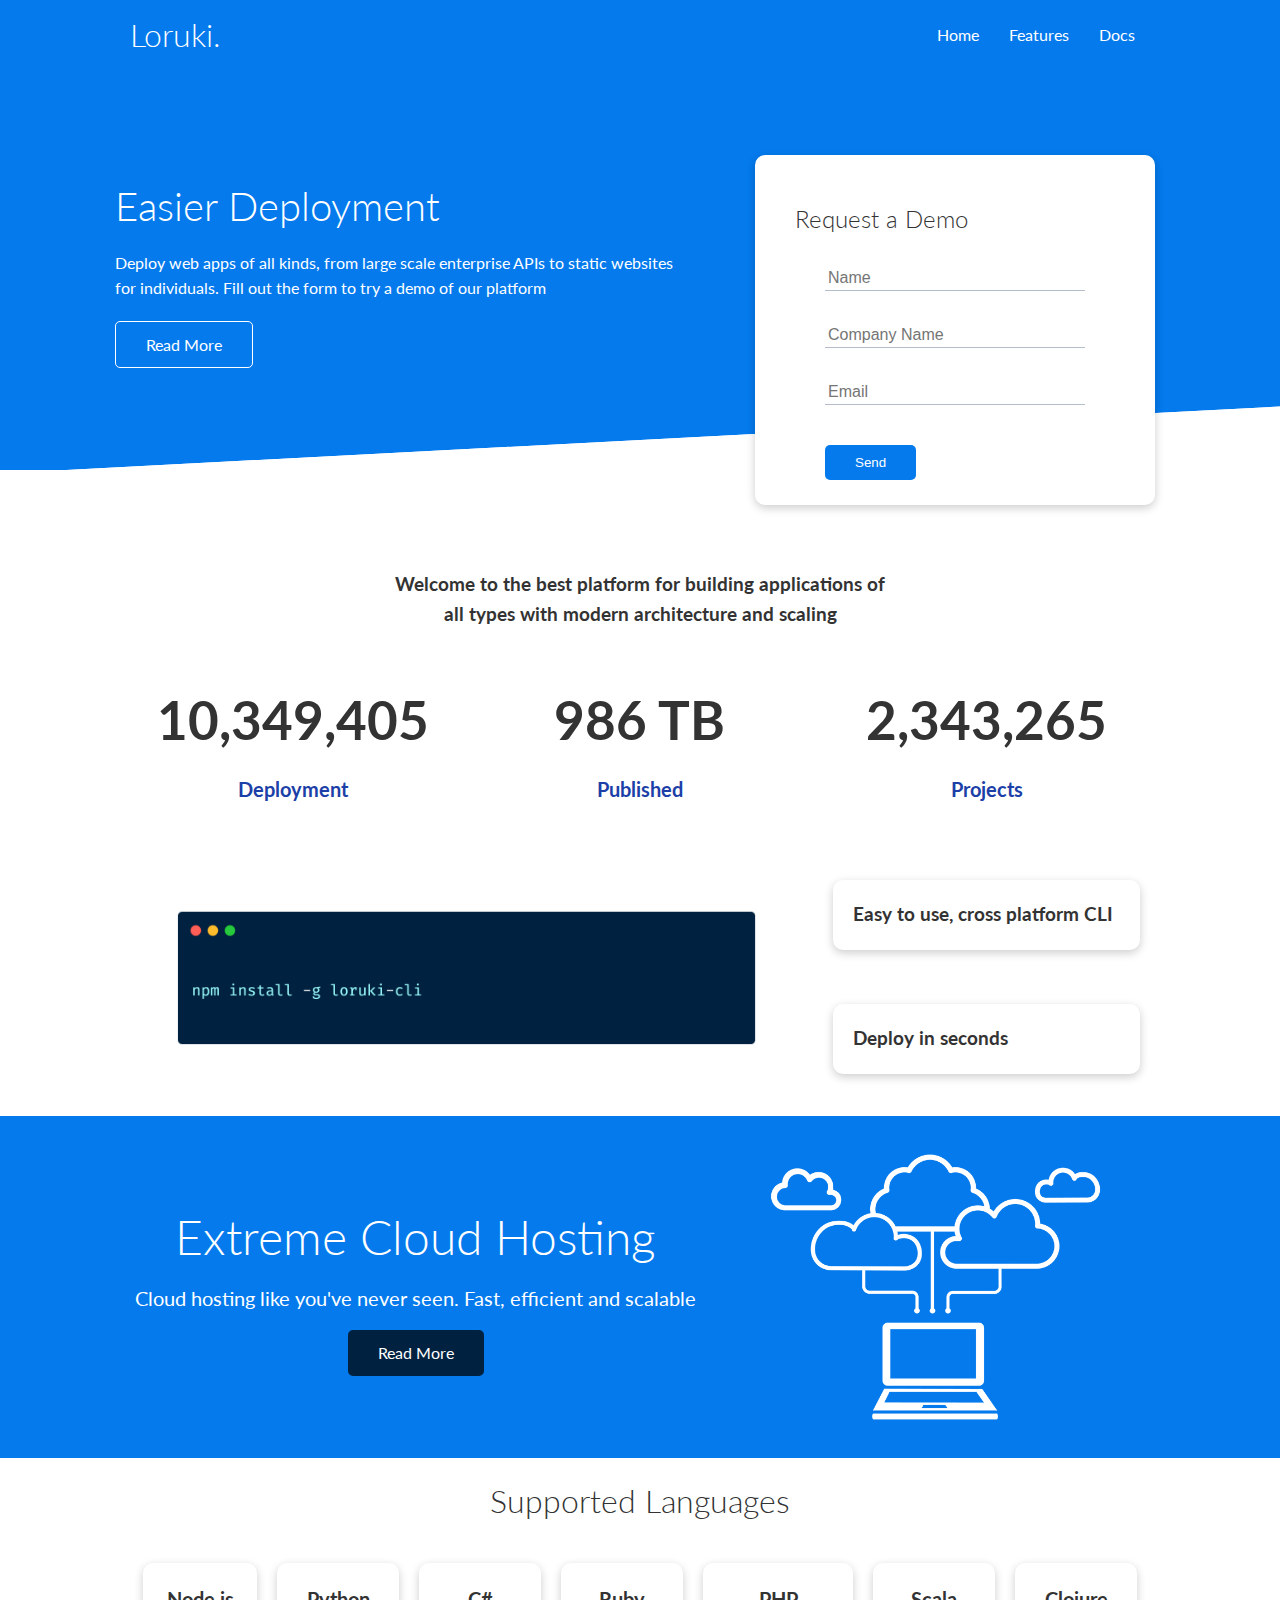
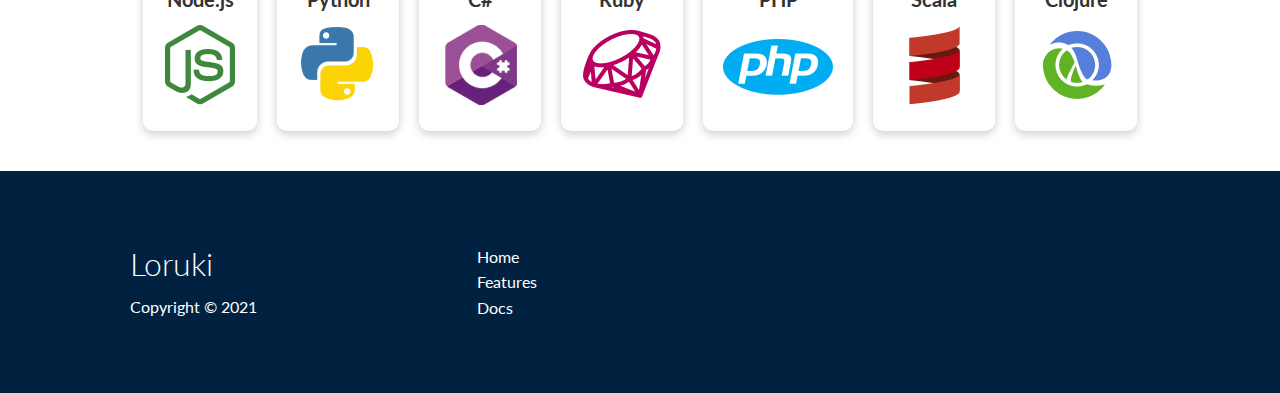
<file: index.html>
<!DOCTYPE html>
<html lang="en">
  <head>
    <meta charset="UTF-8" />
    <meta http-equiv="X-UA-Compatible" content="IE=edge" />
    <meta name="viewport" content="width=device-width, initial-scale=1.0" />
    <link
      rel="stylesheet"
      href="https://cdnjs.cloudflare.com/ajax/libs/font-awesome/6.0.0-beta3/css/all.min.css"
      integrity="sha512-Fo3rlrZj/k7ujTnHg4CGR2D7kSs0v4LLanw2qksYuRlEzO+tcaEPQogQ0KaoGN26/zrn20ImR1DfuLWnOo7aBA=="
      crossorigin="anonymous"
      referrerpolicy="no-referrer"
    />
    <link rel="stylesheet" href="css/utilities.css" />
    <link rel="stylesheet" href="css/style.css" />

    <title>Loruki | Cloud Hosting for Everyone</title>
  </head>
  <body>
    <!-- Navbar -->
    <div class="navbar">
      <div class="container flex">
        <h1 class="logo">Loruki.</h1>
        <nav>
          <ul>
            <li><a href="index.html">Home</a></li>
            <li><a href="features.html">Features</a></li>
            <li><a href="docs.html">Docs</a></li>
          </ul>
        </nav>
      </div>
    </div>

    <!-- Showcase -->
    <section class="showcase">
      <div class="container grid">
        <div class="showcase-text">
          <h1>Easier Deployment</h1>
          <p>
            Deploy web apps of all kinds, from large scale enterprise APIs to
            static websites for individuals. Fill out the form to try a demo of
            our platform
          </p>
          <a href="features.html" class="btn btn-outline">Read More</a>
        </div>

        <div class="showcase-form card">
          <h2>Request a Demo</h2>
          <form>
            <div class="form-control">
              <input type="text" name="name" placeholder="Name" required />
            </div>
            <div class="form-control">
              <input
                type="text"
                name="Company Name"
                placeholder="Company Name"
                required
              />
            </div>
            <div class="form-control">
              <input type="email" name="email" placeholder="Email" required />
            </div>
            <div>
              <input type="submit" value="Send" class="btn btn-primary" />
            </div>
          </form>
        </div>
      </div>
    </section>

    <!-- Stats -->
    <section class="stats">
      <div class="container">
        <h3 class="stats-heading text-center my-1">
          Welcome to the best platform for building applications of all types
          with modern architecture and scaling
        </h3>

        <div class="grid grid-3 text-center my-4">
          <div>
            <i class="fas fa-server fa-3x"></i>
            <h3>10,349,405</h3>
            <p class="text-secondary">Deployment</p>
          </div>
          <div>
            <i class="fas fa-upload fa-3x"></i>
            <h3>986 TB</h3>
            <p class="text-secondary">Published</p>
          </div>
          <div>
            <i class="fas fa-project-diagram fa-3x"></i>
            <h3>2,343,265</h3>
            <p class="text-secondary">Projects</p>
          </div>
        </div>
      </div>
    </section>

    <!-- CLI -->
    <section class="cli">
      <div class="container grid">
        <img src="images/cli.png" alt="" />
        <div class="card">
          <h3>Easy to use, cross platform CLI</h3>
        </div>
        <div class="card">
          <h3>Deploy in seconds</h3>
        </div>
      </div>
    </section>

    <!-- Cloud -->
    <section class="cloud bg-primary my-2 py-2">
      <div class="container grid">
        <div class="text-center">
          <h2 class="lg">Extreme Cloud Hosting</h2>
          <p class="lead my-1">
            Cloud hosting like you've never seen. Fast, efficient and scalable
          </p>
          <a href="features.html" class="btn btn-dark">Read More</a>
        </div>
        <img src="images/cloud.png" alt="" />
      </div>
    </section>

    <section class="languages">
      <h2 class="text-center md my-2">Supported Languages</h2>
      <div class="container flex">
        <div class="card">
          <h4>Node.js</h4>
          <img src="images/logos/node.png" alt="" />
        </div>
        <div class="card">
          <h4>Python</h4>
          <img src="images/logos/python.png" alt="" />
        </div>
        <div class="card">
          <h4>C#</h4>
          <img src="images/logos/csharp.png" alt="" />
        </div>
        <div class="card">
          <h4>Ruby</h4>
          <img src="images/logos/ruby.png" alt="" />
        </div>
        <div class="card">
          <h4>PHP</h4>
          <img src="images/logos/php.png" alt="" />
        </div>
        <div class="card">
          <h4>Scala</h4>
          <img src="images/logos/scala.png" alt="" />
        </div>
        <div class="card">
          <h4>Clojure</h4>
          <img src="images/logos/clojure.png" alt="" />
        </div>
      </div>
    </section>

    <footer class="bg-dark py-5">
      <div class="container grid grid-3">
        <div>
          <h1>Loruki</h1>
          <p>Copyright &copy; 2021</p>
        </div>

        <nav>
          <ul>
            <li><a href="index.html">Home</a></li>
            <li><a href="features.html">Features</a></li>
            <li><a href="docs.html">Docs</a></li>
          </ul>
        </nav>

        <div class="social">
          <a href="#"><i class="fab fa-github fa-2x"></i></a>
          <a href="#"><i class="fab fa-facebook fa-2x"></i></a>
          <a href="#"><i class="fab fa-twitter fa-2x"></i></a>
          <a href="#"><i class="fab fa-instagram fa-2x"></i></a>
        </div>
      </div>
    </footer>
  </body>
</html>
</file>
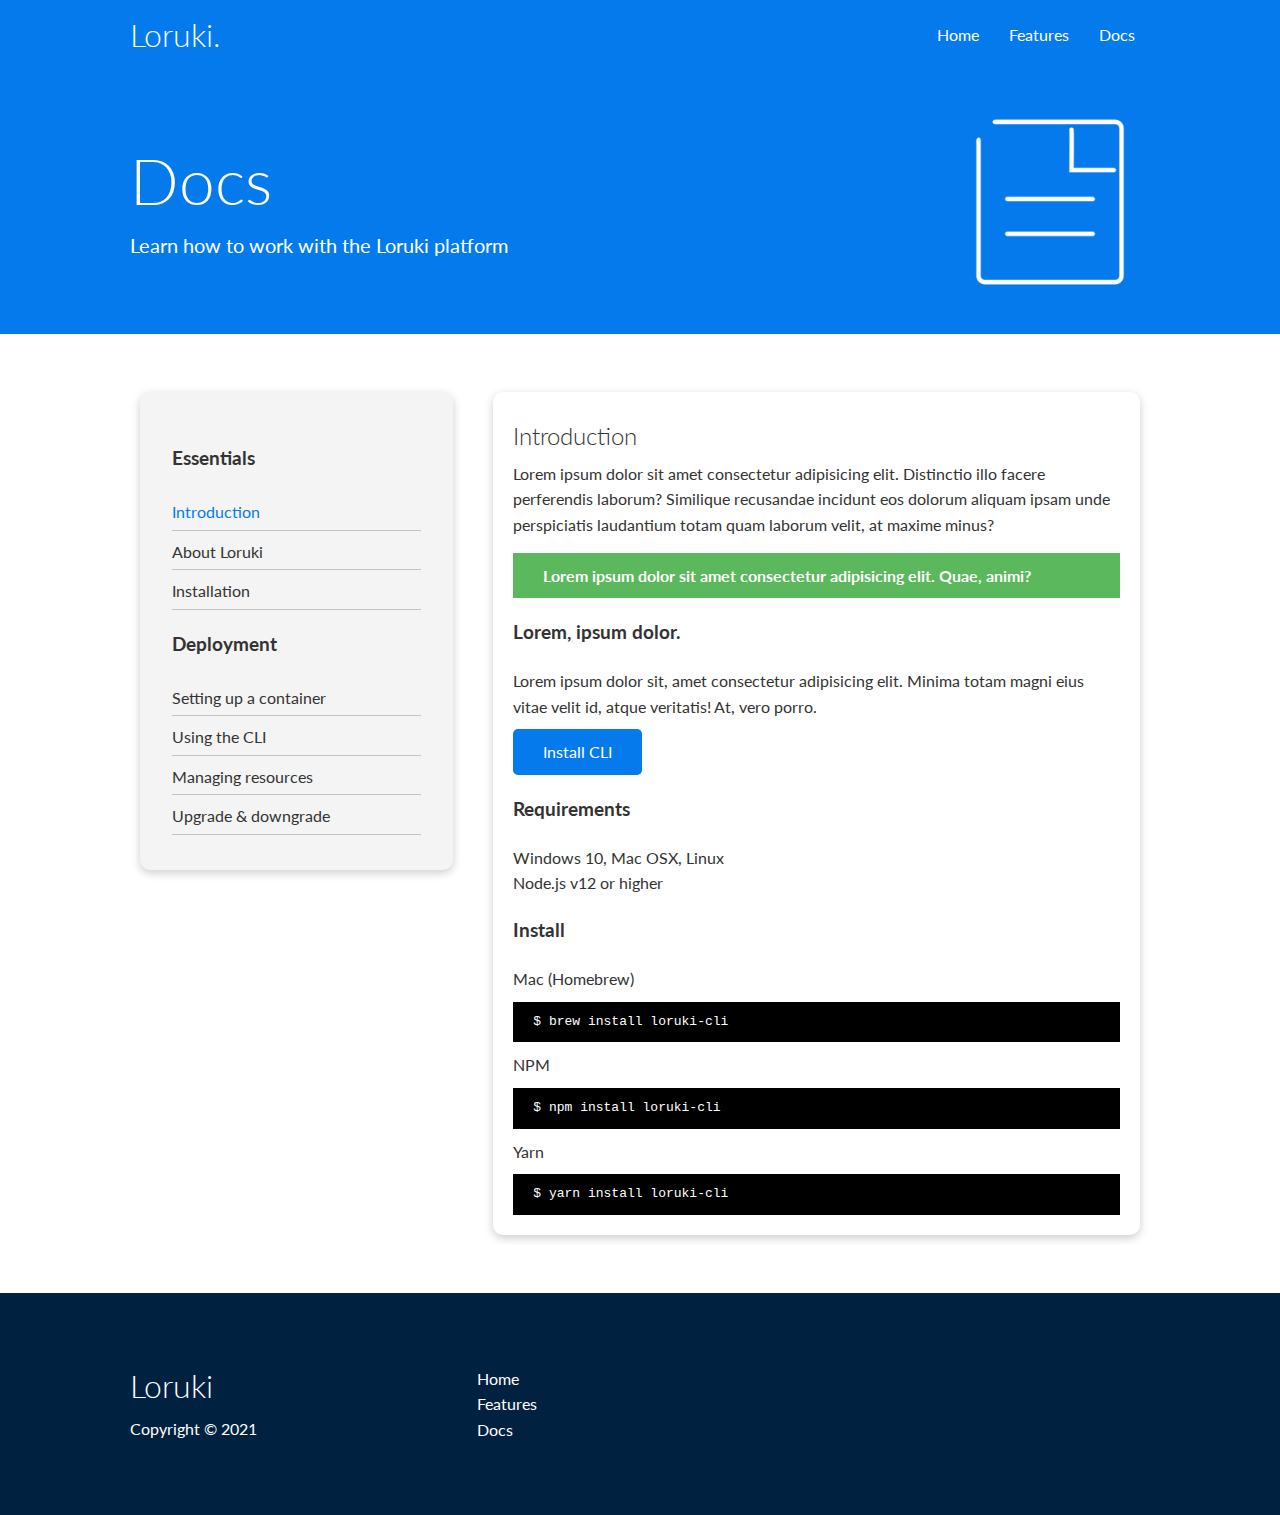
<file: docs.html>
<!DOCTYPE html>
<html lang="en">
  <head>
    <meta charset="UTF-8" />
    <meta http-equiv="X-UA-Compatible" content="IE=edge" />
    <meta name="viewport" content="width=device-width, initial-scale=1.0" />
    <link
      rel="stylesheet"
      href="https://cdnjs.cloudflare.com/ajax/libs/font-awesome/6.0.0-beta3/css/all.min.css"
      integrity="sha512-Fo3rlrZj/k7ujTnHg4CGR2D7kSs0v4LLanw2qksYuRlEzO+tcaEPQogQ0KaoGN26/zrn20ImR1DfuLWnOo7aBA=="
      crossorigin="anonymous"
      referrerpolicy="no-referrer"
    />
    <link rel="stylesheet" href="css/utilities.css" />
    <link rel="stylesheet" href="css/style.css" />

    <title>Loruki | Cloud Hosting for Everyone</title>
  </head>
  <body>
    <!-- Navbar -->
    <div class="navbar">
      <div class="container flex">
        <h1 class="logo">Loruki.</h1>
        <nav>
          <ul>
            <li><a href="index.html">Home</a></li>
            <li><a href="features.html">Features</a></li>
            <li><a href="docs.html">Docs</a></li>
          </ul>
        </nav>
      </div>
    </div>

    <!-- Features head -->
    <section class="docs-head bg-primary py-3">
      <div class="container grid">
        <div>
          <h1 class="xl">Docs</h1>
          <p class="lead">Learn how to work with the Loruki platform</p>
        </div>
        <img src="images/docs.png" alt="" />
      </div>
    </section>

    <!-- Docs main -->
    <section class="docs-main my-4">
      <div class="container grid">
        <div class="card bg-light p-3">
          <h3 class="my-2">Essentials</h3>
          <nav>
            <ul>
              <li><a class="text-primary" href="#">Introduction</a></li>
              <li><a href="#">About Loruki</a></li>
              <li><a href="#">Installation</a></li>
            </ul>
          </nav>

          <h3 class="my-2">Deployment</h3>
          <nav>
            <ul>
              <li><a href="#">Setting up a container</a></li>
              <li><a href="#">Using the CLI</a></li>
              <li><a href="#">Managing resources</a></li>
              <li><a href="#">Upgrade & downgrade</a></li>
            </ul>
          </nav>
        </div>
        <div class="card">
          <h2>Introduction</h2>
          <p>
            Lorem ipsum dolor sit amet consectetur adipisicing elit. Distinctio
            illo facere perferendis laborum? Similique recusandae incidunt eos
            dolorum aliquam ipsam unde perspiciatis laudantium totam quam
            laborum velit, at maxime minus?
          </p>

          <div class="alert alert-success">
            <i class="fas fa-info"></i> Lorem ipsum dolor sit amet consectetur
            adipisicing elit. Quae, animi?
          </div>

          <h3>Lorem, ipsum dolor.</h3>
          <p>
            Lorem ipsum dolor sit, amet consectetur adipisicing elit. Minima
            totam magni eius vitae velit id, atque veritatis! At, vero porro.
          </p>
          <a href="#" class="btn btn-primary">Install CLI</a>

          <h3>Requirements</h3>
          <ul>
            <li>Windows 10, Mac OSX, Linux</li>
            <li>Node.js v12 or higher</li>
          </ul>

          <h3>Install</h3>
          <p>Mac (Homebrew)</p>
          <pre><code>$ brew install loruki-cli</code></pre>
          <p>NPM</p>
          <pre><code>$ npm install loruki-cli</code></pre>
          <p>Yarn</p>
          <pre><code>$ yarn install loruki-cli</code></pre>
        </div>
      </div>
    </section>
    <!-- Footer -->
    <footer class="bg-dark py-5">
      <div class="container grid grid-3">
        <div>
          <h1>Loruki</h1>
          <p>Copyright &copy; 2021</p>
        </div>

        <nav>
          <ul>
            <li><a href="index.html">Home</a></li>
            <li><a href="features.html">Features</a></li>
            <li><a href="docs.html">Docs</a></li>
          </ul>
        </nav>

        <div class="social">
          <a href="#"><i class="fab fa-github fa-2x"></i></a>
          <a href="#"><i class="fab fa-facebook fa-2x"></i></a>
          <a href="#"><i class="fab fa-twitter fa-2x"></i></a>
          <a href="#"><i class="fab fa-instagram fa-2x"></i></a>
        </div>
      </div>
    </footer>
  </body>
</html>
</file>
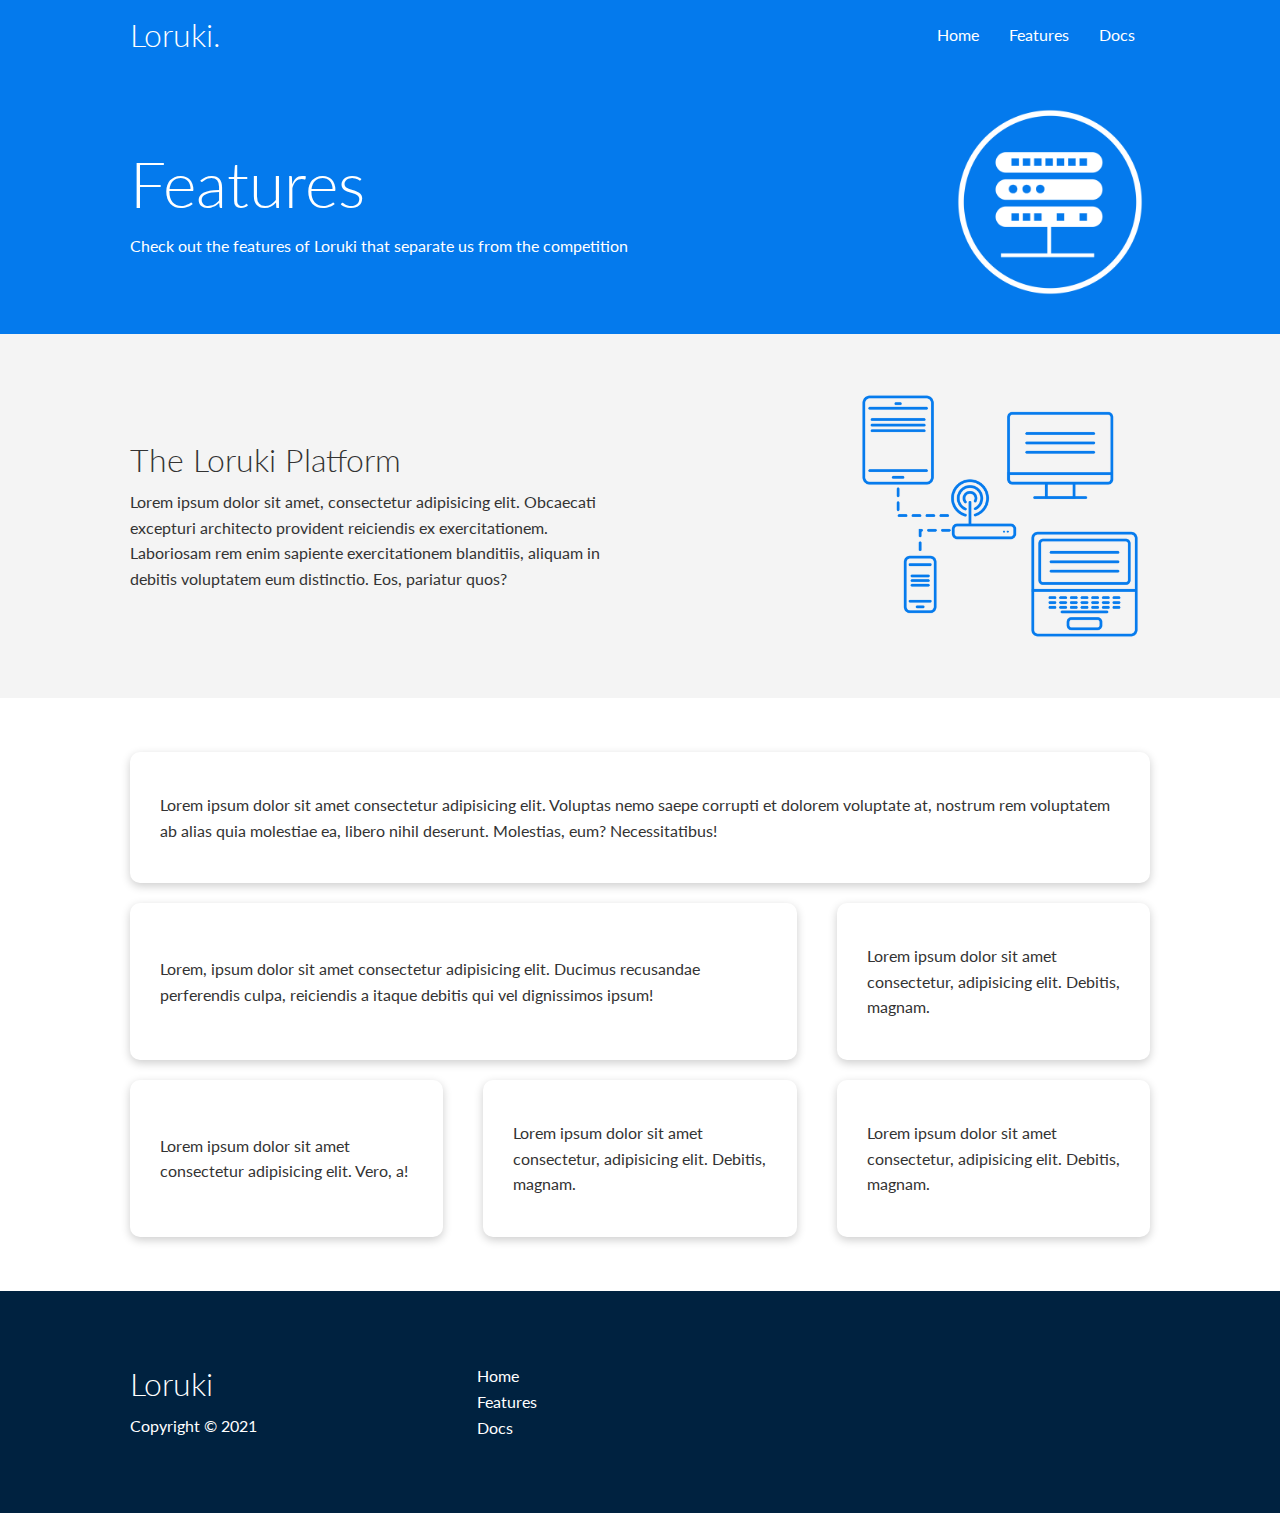
<file: features.html>
<!DOCTYPE html>
<html lang="en">
  <head>
    <meta charset="UTF-8" />
    <meta http-equiv="X-UA-Compatible" content="IE=edge" />
    <meta name="viewport" content="width=device-width, initial-scale=1.0" />
    <link
      rel="stylesheet"
      href="https://cdnjs.cloudflare.com/ajax/libs/font-awesome/6.0.0-beta3/css/all.min.css"
      integrity="sha512-Fo3rlrZj/k7ujTnHg4CGR2D7kSs0v4LLanw2qksYuRlEzO+tcaEPQogQ0KaoGN26/zrn20ImR1DfuLWnOo7aBA=="
      crossorigin="anonymous"
      referrerpolicy="no-referrer"
    />
    <link rel="stylesheet" href="css/utilities.css" />
    <link rel="stylesheet" href="css/style.css" />

    <title>Loruki | Cloud Hosting for Everyone</title>
  </head>
  <body>
    <!-- Navbar -->
    <div class="navbar">
      <div class="container flex">
        <h1 class="logo">Loruki.</h1>
        <nav>
          <ul>
            <li><a href="index.html">Home</a></li>
            <li><a href="features.html">Features</a></li>
            <li><a href="docs.html">Docs</a></li>
          </ul>
        </nav>
      </div>
    </div>

    <!-- Features head -->
    <section class="features-head bg-primary py-3">
      <div class="container grid">
        <div>
          <h1 class="xl">Features</h1>
          <p>
            Check out the features of Loruki that separate us from the
            competition
          </p>
        </div>
        <img src="images/server.png" alt="" />
      </div>
    </section>

    <!-- Features-sub -->
    <section class="features-sub-head bg-light py-3">
      <div class="container grid">
        <div>
          <h1 class="md">The Loruki Platform</h1>
          <p>
            Lorem ipsum dolor sit amet, consectetur adipisicing elit. Obcaecati
            excepturi architecto provident reiciendis ex exercitationem.
            Laboriosam rem enim sapiente exercitationem blanditiis, aliquam in
            debitis voluptatem eum distinctio. Eos, pariatur quos?
          </p>
        </div>
        <img src="images/server2.png" alt="" />
      </div>
    </section>

    <!-- Features-main  -->
    <section class="features-main my-2">
      <div class="container grid grid-3">
        <div class="card flex">
          <i class="fas fa-server fa-3x"></i>
          <p>
            Lorem ipsum dolor sit amet consectetur adipisicing elit. Voluptas
            nemo saepe corrupti et dolorem voluptate at, nostrum rem voluptatem
            ab alias quia molestiae ea, libero nihil deserunt. Molestias, eum?
            Necessitatibus!
          </p>
        </div>
        <div class="card flex">
          <i class="fas fa-network-wired fa-3x"></i>
          <p>
            Lorem, ipsum dolor sit amet consectetur adipisicing elit. Ducimus
            recusandae perferendis culpa, reiciendis a itaque debitis qui vel
            dignissimos ipsum!
          </p>
        </div>
        <div class="card flex">
          <i class="fas fa-laptop-code fa-3x"></i>
          <p>
            Lorem ipsum dolor sit amet consectetur, adipisicing elit. Debitis,
            magnam.
          </p>
        </div>
        <div class="card flex">
          <i class="fas fa-database fa-3x"></i>
          <p>
            Lorem ipsum dolor sit amet consectetur adipisicing elit. Vero, a!
          </p>
        </div>
        <div class="card flex">
          <i class="fas fa-power-off fa-3x"></i>
          <p>
            Lorem ipsum dolor sit amet consectetur, adipisicing elit. Debitis,
            magnam.
          </p>
        </div>
        <div class="card flex">
          <i class="fas fa-upload fa-3x"></i>
          <p>
            Lorem ipsum dolor sit amet consectetur, adipisicing elit. Debitis,
            magnam.
          </p>
        </div>
      </div>
    </section>

    <!-- Footer -->
    <footer class="bg-dark py-5">
      <div class="container grid grid-3">
        <div>
          <h1>Loruki</h1>
          <p>Copyright &copy; 2021</p>
        </div>

        <nav>
          <ul>
            <li><a href="index.html">Home</a></li>
            <li><a href="features.html">Features</a></li>
            <li><a href="docs.html">Docs</a></li>
          </ul>
        </nav>

        <div class="social">
          <a href="#"><i class="fab fa-github fa-2x"></i></a>
          <a href="#"><i class="fab fa-facebook fa-2x"></i></a>
          <a href="#"><i class="fab fa-twitter fa-2x"></i></a>
          <a href="#"><i class="fab fa-instagram fa-2x"></i></a>
        </div>
      </div>
    </footer>
  </body>
</html>
</file>
<file: css/utilities.css>
.container {
  max-width: 1100px;
  margin: 0 auto;
  overflow: auto;
  padding: 0 40px;
}

.card {
  background-color: #fff;
  color: #333;
  border-radius: 10px;
  box-shadow: 0 3px 10px rgba(0, 0, 0, 0.2);
  padding: 20px;
  margin: 10px;
}

.btn {
  display: inline-block;
  padding: 10px 30px;
  cursor: pointer;
  background: var(--primary-color);
  color: #fff;
  border: none;
  border-radius: 5px;
}

.btn-outline {
  background-color: transparent;
  border: 1px #fff solid;
}

.btn:hover {
  transform: scale(0.98);
}

/* Backgrounds & colored buttons */
.bg-primary,
.btn-primary {
  background-color: var(--primary-color);
  color: #fff;
}

.bg-secondary,
.btn-secondary {
  background-color: var(--secondary-color);
  color: #fff;
}

.bg-dark,
.btn-dark {
  background-color: var(--dark-color);
  color: #fff;
}

.bg-light,
.btn-light {
  background-color: var(--light-color);
  color: #333;
}

.bg-primary a,
.btn-primary a,
.bg-secondary a,
.btn-secondary a,
.bg-dark a,
.btn-dark a {
  color: #fff;
}

/* Text colors */
.text-primary {
  color: var(--primary-color);
}

.text-secondary {
  color: var(--secondary-color);
}

.text-dark {
  color: var(--dark-color);
}

.text-light {
  color: var(--light-color);
}

/* Text sizes */
.lead {
  font-size: 20px;
}

.sm {
  font-size: 1rem;
}

.md {
  font-size: 2rem;
}

.lg {
  font-size: 3rem;
}

.xl {
  font-size: 4rem;
}

.text-center {
  text-align: center;
}

/* Alert */
.alert {
  background-color: var(--light-color);
  color: #fff;
  padding: 10px 20px;
  font-weight: bold;
  margin: 15px 0;
}

.alert i {
  margin-right: 10px;
}

.alert-success {
  background-color: var(--success-color);
  color: #fff;
}

.alert-error {
  background-color: var(--error-color);
  color: #fff;
}

.flex {
  display: flex;
  justify-content: center;
  align-items: center;
  height: 100%;
}

.grid {
  display: grid;
  grid-template-columns: repeat(2, 1fr);
  gap: 20px;
  justify-content: center;
  align-items: center;
  height: 100%;
}

.grid-3 {
  grid-template-columns: repeat(3, 1fr);
}

/* Margin */
.my-1 {
  margin: 1rem 0;
}

.my-2 {
  margin: 1.5rem 0;
}

.my-3 {
  margin: 2rem 0;
}

.my-4 {
  margin: 3rem 0;
}

.my-5 {
  margin: 4rem 0;
}

.m-1 {
  margin: 1rem;
}

.m-2 {
  margin: 1.5rem;
}

.m-3 {
  margin: 2rem;
}

.m-4 {
  margin: 3rem;
}

.m-5 {
  margin: 4rem;
}

/* Padding */
.py-1 {
  padding: 1rem 0;
}

.py-2 {
  padding: 1.5rem 0;
}

.py-3 {
  padding: 2rem 0;
}

.py-4 {
  padding: 3rem 0;
}

.py-5 {
  padding: 4rem 0;
}

.p-1 {
  padding: 1rem;
}

.p-2 {
  padding: 1.5rem;
}

.p-3 {
  padding: 2rem;
}

.p-4 {
  padding: 3rem;
}

.p-5 {
  padding: 4rem;
}
</file>
<file: css/style.css>
@import url("https://fonts.googleapis.com/css2?family=Lato:wght@300&family=Poppins:ital,wght@0,400;0,500;1,700&display=swap");

:root {
  --primary-color: #047aed;
  --secondary-color: #1c3fa8;
  --dark-color: #002240;
  --light-color: #f4f4f4;
  --success-color: #5cb85c;
  --error-color: #d9534f;
}

* {
  box-sizing: border-box;
  padding: 0;
  margin: 0;
}

body {
  font-family: "Lato", sans-serif;
  color: #333;
  line-height: 1.6;
}

ul {
  list-style-type: none; /* to have ul have no symbols*/
}

a {
  text-decoration: none;
  color: #333;
}

h1,
h2 {
  font-weight: 300;
  line-height: 1.2;
  margin: 10px 0;
}

p {
  margin: 10px 0;
}

img {
  width: 100%;
}

/* -------------------------------------------------------------Nav Bar ------------------------------------------------------ */
.navbar {
  background-color: var(--primary-color);
  color: white;
  height: 70px;
  /* animation: slideFromTop 1s ease-in; */
}

.navbar ul {
  display: flex;
}

.navbar a {
  color: white;
  padding: 10px;
  margin: 0 5px;
}

.navbar a:hover {
  border-bottom: 2px #fff solid;
}

.navbar .flex {
  justify-content: space-between;
}

/* ---------------------------------------------------SHOWCASE------------------------------------------- */
.showcase {
  height: 400px;
  background-color: var(--primary-color);
  color: white;
  position: relative;
}

.showcase h1 {
  font-size: 40px;
}

.showcase-text {
  animation: slideFromLeft 1s ease-in;
}
.showcase p {
  margin: 20px 0;
}

.showcase .grid {
  grid-template-columns: 55% 45%;
  gap: 30px;
  overflow: visible;
}

.showcase-form {
  position: relative;
  top: 60px;
  height: 350px;
  width: 400px;
  padding: 40px;
  z-index: 100;
  justify-self: flex-end;
  animation: slideFromRight 1s ease-in;
}

.showcase-form .form-control {
  margin: 30px;
}

.showcase-form input[type="text"],
.showcase-form input[type="email"] {
  border: 0;
  border-bottom: 1px solid #b4becb;
  width: 100%;
  padding: 3px;
  font-size: 16px;
}

.showcase-form input[type="submit"] {
  margin: 10px 30px;
}

.showcase-form input:focus {
  outline: none;
}

.showcase::after,
.showcase::before {
  content: "";
  position: absolute;
  background: white;
  height: 100px;
  bottom: -70px;
  right: 0;
  left: 0;
  transform: skewY(-3deg);
  -webkit-transform: skewY(-3deg);
  -moz-transform: skewY(-3deg);
}

/* -----------------------------------STATS----------------------------------- */

.stats {
  padding-top: 100px;
  animation: slideFromBottom 1s ease-in;
}

.stats-heading {
  max-width: 500px;
  margin: auto;
}

.stats .grid h3 {
  font-size: 53px;
}

.stats .grid p {
  font-size: 20px;
  font-weight: bold;
}

/* --------------------------------CLI -------------- */
.cli .grid {
  grid-template-columns: repeat(3, 1fr);
  grid-template-rows: repeat(2, 1fr);
}

.cli .grid > *:first-child {
  grid-column: 1 / span 2;
  grid-row: 1 / span 2;
}

/* ----------CLOUD ---------------- */

.cloud .grid {
  grid-template-columns: 4fr 3fr;
}

/* ---------Languages--------------- */
.languages .flex {
  flex-wrap: wrap;
}
.languages h4 {
  text-align: center;
  font-size: 20px;
  margin-bottom: 10px;
}

.languages .card {
  margin: 18px 10px 40px;
  transition: 0.2s ease-in;
}

.languages .card:hover {
  transform: translateY(-15px);
}

/* footer */

.social a {
  margin: 0 3px;
}

/* Features */

.features-head img,
.docs-head img {
  width: 200px;
  justify-self: flex-end;
}

.features-sub-head img {
  width: 300px;
  justify-self: flex-end;
}

.features-main .card > i {
  margin-right: 10px;
}

.features-main .grid {
  padding: 30px;
}

.features-main .grid > *:first-child {
  grid-column: 1 / span 3;
}

.features-main .grid > *:nth-child(2) {
  grid-column: 1 / span 2;
}

/* ------------------------------Docs --------------------------- */
.docs-main .grid {
  grid-template-columns: 1fr 2fr;
  align-items: flex-start;
}

.docs-main nav li {
  padding: 5px 0;
  margin: 3px 0;
  border-bottom: rgba(0, 0, 0, 0.2) solid thin;
}

.docs-main li a:hover {
  font-weight: bold;
}

.docs-main h3 {
  margin: 20px 0;
  /* margin: 2px; */
}

.docs-main pre,
.docs-main code {
  background-color: black;
  color: white;
  padding: 10px;
}

/* Animations */

@keyframes slideFromLeft {
  0% {
    transform: translateX(-100%);
  }
  100% {
    transform: translateX(0);
  }
}
@keyframes slideFromRight {
  0% {
    transform: translateX(100%);
  }
  100% {
    transform: translateX(0);
  }
}
@keyframes slideFromTop {
  0% {
    transform: translateY(-100%);
  }
  100% {
    transform: translateX(0);
  }
}
@keyframes slideFromBottom {
  0% {
    transform: translateY(100%);
  }
  100% {
    transform: translateX(0);
  }
}

/* Tablets and under */
@media (max-width: 768px) {
  .grid,
  .showcase .grid,
  .stats .grid,
  .cli .grid,
  .cloud .grid,
  .features-main .grid,
  .docs-main .grid {
    grid-template-columns: 1fr;
    grid-template-rows: 1fr;
  }

  .showcase {
    height: auto;
  }

  .showcase-text {
    text-align: center;
    margin-top: 40px;
  }

  .showcase-form {
    justify-self: center;
    margin: auto;
  }

  .cli .grid > *:first-child {
    grid-column: 1;
    grid-row: 1;
  }

  .features-head,
  .features-sub-head,
  .docs-head,
  .docs-main {
    text-align: center;
  }

  .features-head img,
  .features-sub-head img,
  .docs-head img,
  .docs-main img {
    justify-self: center;
  }

  .features-main .grid > *:first-child,
  .features-main .grid > *:nth-child(2) {
    grid-column: 1;
  }
}

/* Mobile */
@media (max-width: 500px) {
  .navbar {
    height: 110px;
  }

  .navbar .flex {
    flex-direction: column;
  }

  .navbar ul {
    padding: 10px;
    background-color: rgba(0, 0, 0, 0.1);
  }

  .showcase-form {
    width: 300px;
  }
}
</file>
